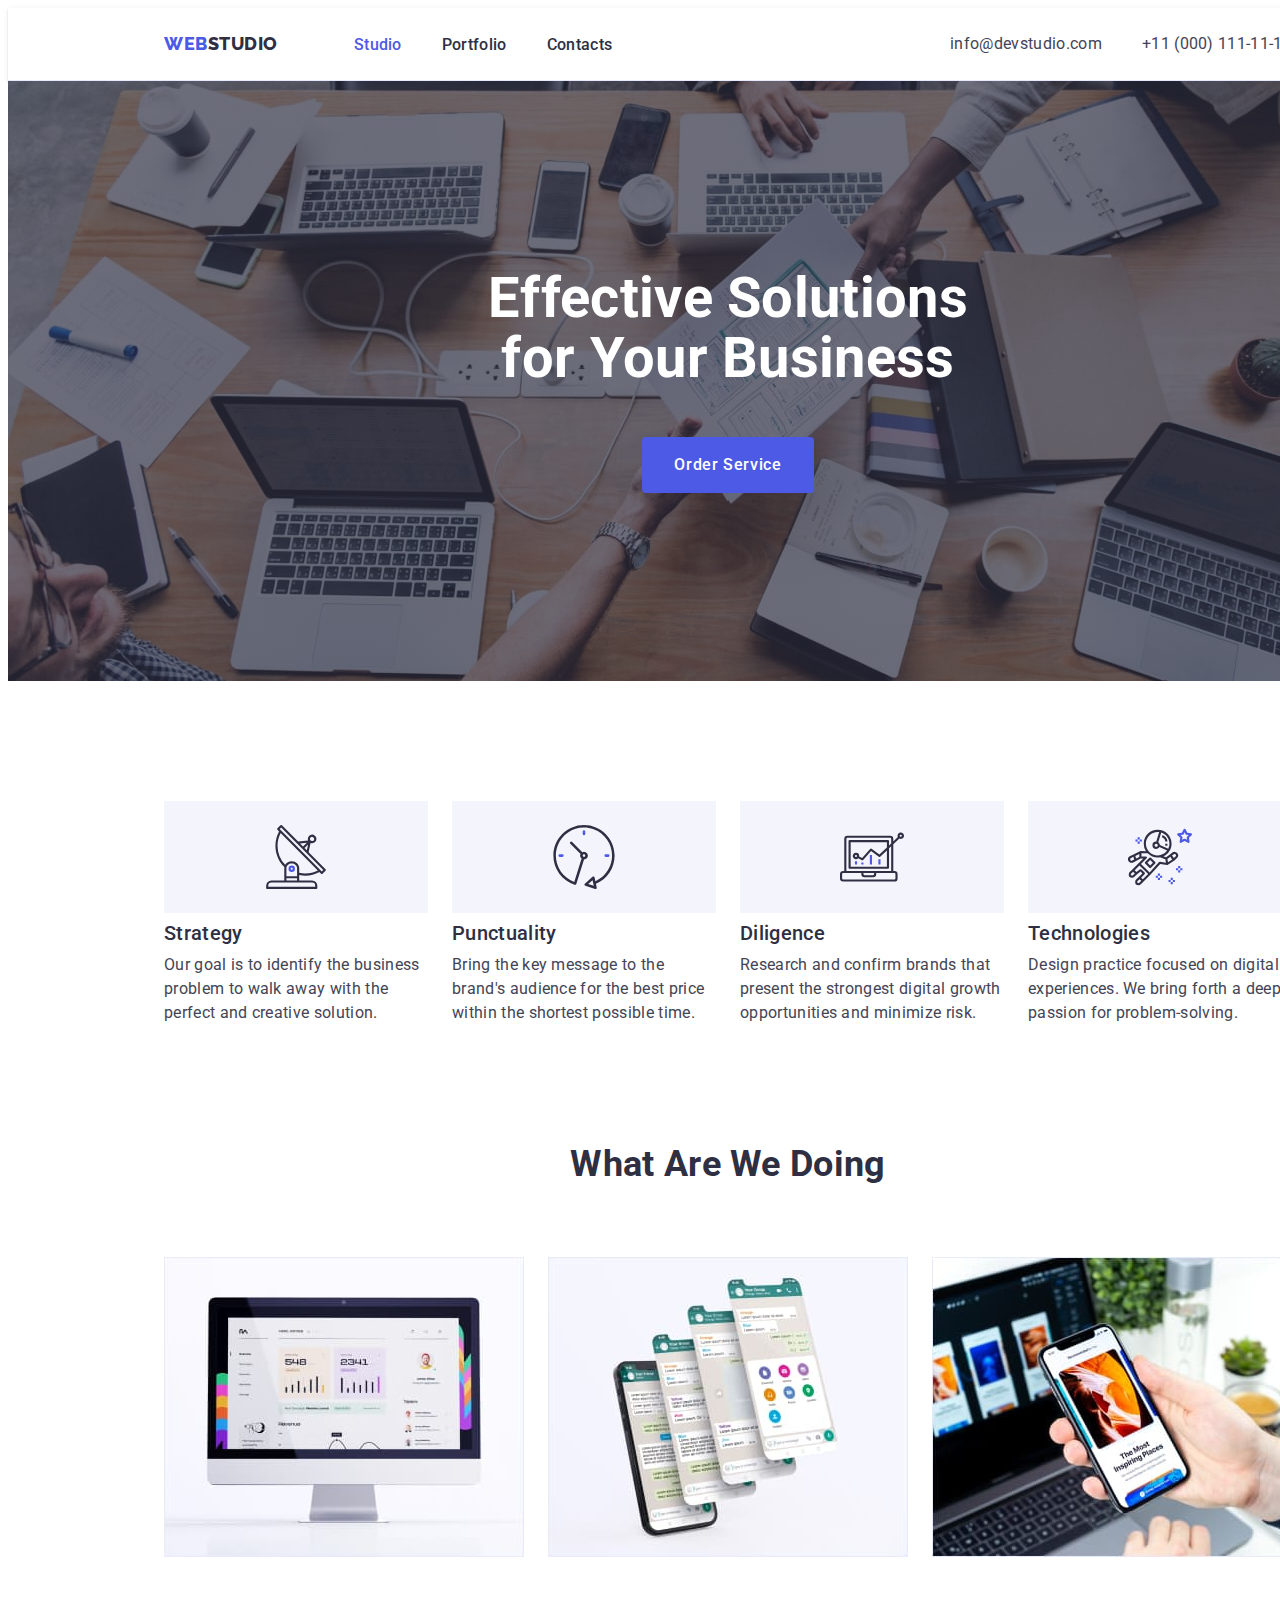
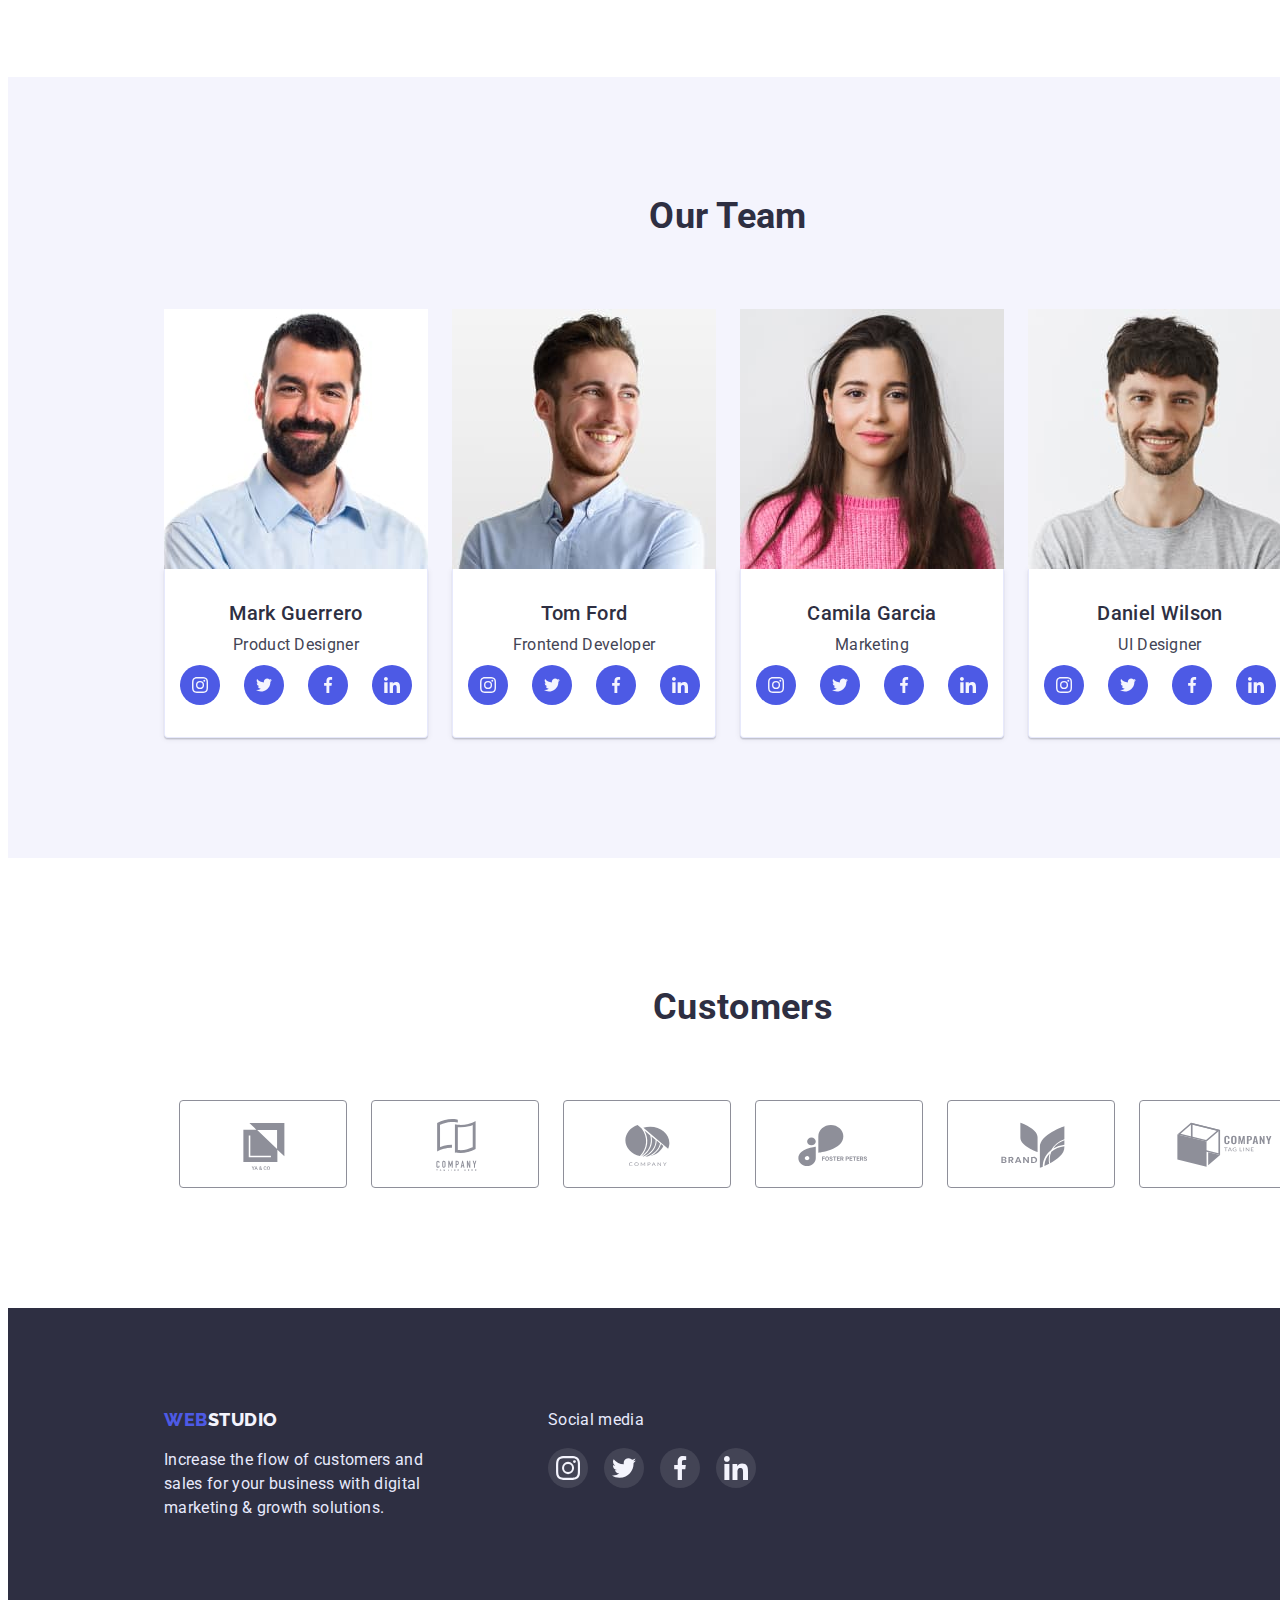
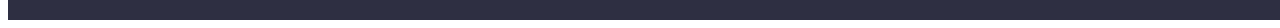
<file: index.html>
<!DOCTYPE html>
<html lang="en">
  <head>
    <meta charset="UTF-8" />
    <meta http-equiv="X-UA-Compatible" content="IE=edge" />
    <meta name="viewport" content="width=device-width, initial-scale=1.0" />
    <title>Document</title>
    <link
      href="https://fonts.googleapis.com/css2?family=Raleway:wght@800&family=Roboto:wght@400;500;700;900&display=swap"
      rel="stylesheet"
    />
    <link
      rel="stylesheet"
      href="https://cdnjs.cloudflare.com/ajax/libs/modern-normalize/1.1.0/modern-normalize.min.css"
      integrity="sha512-wpPYUAdjBVSE4KJnH1VR1HeZfpl1ub8YT/NKx4PuQ5NmX2tKuGu6U/JRp5y+Y8XG2tV+wKQpNHVUX03MfMFn9Q=="
      crossorigin="anonymous"
      referrerpolicy="no-referrer"
    />
    <link rel="stylesheet" href="./css/styles.css" />
  </head>
  <body>
    <header class="section hdr">
      <div class="container main-nav">
        <a href="./index.html" class="logo link">Web<span>Studio</span></a>
        <nav>
          <ul class="site-nav list">
            <li class="item">
              <a class="link current" href="./index.html">Studio</a>
            </li>
            <li class="item">
              <a class="link" href="./portfolio.html">Portfolio</a>
            </li>
            <li class="item"><a class="link" href="">Contacts</a></li>
          </ul>
        </nav>
        <address class="adr">
          <ul class="site-addr list">
            <li class="item">
              <a class="link" href="mailto:info@devstudio.com"
                >info@devstudio.com</a
              >
            </li>
            <li class="item">
              <a class="link" href="tel:+110001111111">+11 (000) 111-11-11</a>
            </li>
          </ul>
        </address>
      </div>
    </header>
    <main>
      <!-- секция 1 Герой -->
      <section class="section hero">
        <div class="overlay">
          <h1 class="hero-title">Effective Solutions for Your Business</h1>
          <button class="btn" type="button">Order Service</button>
        </div>
      </section>
      <!-- секція 2 Our goals -->
      <section class="section goals">
        <div class="container">
          <h2 class="visually-hidden">Our goals</h2>
          <ul class="goals list">
            <li class="item">
              <div class="bg-icon">
                <svg class="icon" width="64" height="64">
                  <use href="./images/symbol-defs.svg#antenna"></use>
                </svg>
              </div>
              <h3 class="subtitle">Strategy</h3>
              <p class="text">
                Our goal is to identify the business problem to walk away with
                the perfect and creative solution.
              </p>
            </li>
            <li class="item icon-clock">
              <div class="bg-icon">
                <svg class="icon" width="64" height="64">
                  <use href="./images/symbol-defs.svg#clock"></use>
                </svg>
              </div>
              <h3 class="subtitle">Punctuality</h3>
              <p class="text">
                Bring the key message to the brand's audience for the best price
                within the shortest possible time.
              </p>
            </li>
            <li class="item icon-diagram">
              <div class="bg-icon">
                <svg class="icon" width="64" height="64">
                  <use href="./images/symbol-defs.svg#diagram"></use>
                </svg>
              </div>
              <h3 class="subtitle">Diligence</h3>
              <p class="text">
                Research and confirm brands that present the strongest digital
                growth opportunities and minimize risk.
              </p>
            </li>
            <li class="item icon-astronaut">
              <div class="bg-icon">
                <svg class="icon" width="64" height="64">
                  <use href="./images/symbol-defs.svg#astronaut"></use>
                </svg>
              </div>
              <h3 class="subtitle">Technologies</h3>
              <p class="text">
                Design practice focused on digital experiences. We bring forth a
                deep passion for problem-solving.
              </p>
            </li>
          </ul>
        </div>
      </section>
      <!-- Що ми робимо, секція 3 -->
      <section class="section works">
        <div class="container">
          <h2 class="section-title">What are we doing</h2>
          <ul class="work list">
            <li class="item">
              <img
                class="image"
                src="./images/Monitor.jpg"
                alt="apple monitor"
                width="360"
              />
            </li>
            <li class="item">
              <img
                class="image"
                src="./images/iphone.jpg"
                alt="iphone"
                width="360"
              />
            </li>
            <li class="item">
              <img
                class="image"
                src="./images/notebook.jpg"
                alt="mobile phone wiht notebook"
                width="360"
              />
            </li>
          </ul>
        </div>
      </section>
      <!-- Наша команда, секція 4 -->
      <section class="section people">
        <div class="container">
          <h2 class="section-title">Our Team</h2>
          <ul class="people list">
            <li class="item">
              <img
                class="image"
                src="./images/Mark.jpg"
                alt="foto Mark Guerrero"
                width="264"
              />
              <div class="card content">
                <h3 class="subtitle">Mark Guerrero</h3>
                <p class="text">Product Designer</p>
                <ul class="social list">
                  <li class="item">
                    <a class="link" href="">
                      <svg class="link-icon">
                        <use href="./images/symbol-defs.svg#instagram"></use>
                      </svg>
                    </a>
                  </li>
                  <li class="item">
                    <a class="link" href="">
                      <svg class="link-icon">
                        <use href="./images/symbol-defs.svg#twitter"></use>
                      </svg>
                    </a>
                  </li>
                  <li class="item">
                    <a class="link" href="">
                      <svg class="link-icon">
                        <use href="./images/symbol-defs.svg#facebook"></use>
                      </svg>
                    </a>
                  </li>
                  <li class="item">
                    <a class="link" href="">
                      <svg class="link-icon">
                        <use href="./images/symbol-defs.svg#linkedin"></use>
                      </svg>
                    </a>
                  </li>
                </ul>
              </div>
            </li>
            <li class="item">
              <img
                class="image"
                src="./images/Tom.jpg"
                alt="foto Tom Ford"
                width="264"
              />
              <div class="card content">
                <h3 class="subtitle">Tom Ford</h3>
                <p class="text">Frontend Developer</p>
                <ul class="social list">
                  <li class="item">
                    <a class="link" href="">
                      <svg class="link-icon">
                        <use href="./images/symbol-defs.svg#instagram"></use>
                      </svg>
                    </a>
                  </li>
                  <li class="item">
                    <a class="link" href="">
                      <svg class="link-icon">
                        <use href="./images/symbol-defs.svg#twitter"></use>
                      </svg>
                    </a>
                  </li>
                  <li class="item">
                    <a class="link" href="">
                      <svg class="link-icon">
                        <use href="./images/symbol-defs.svg#facebook"></use>
                      </svg>
                    </a>
                  </li>
                  <li class="item">
                    <a class="link" href="">
                      <svg class="link-icon">
                        <use href="./images/symbol-defs.svg#linkedin"></use>
                      </svg>
                    </a>
                  </li>
                </ul>
              </div>
            </li>
            <li class="item">
              <img
                class="image"
                src="./images/Camila.jpg"
                alt="foto Camila Garcia"
                width="264"
              />
              <div class="card content">
                <h3 class="subtitle">Camila Garcia</h3>
                <p class="text">Marketing</p>
                <ul class="social list">
                  <li class="item">
                    <a class="link" href="">
                      <svg class="link-icon">
                        <use href="./images/symbol-defs.svg#instagram"></use>
                      </svg>
                    </a>
                  </li>
                  <li class="item">
                    <a class="link" href="">
                      <svg class="link-icon">
                        <use href="./images/symbol-defs.svg#twitter"></use>
                      </svg>
                    </a>
                  </li>
                  <li class="item">
                    <a class="link" href="">
                      <svg class="link-icon">
                        <use href="./images/symbol-defs.svg#facebook"></use>
                      </svg>
                    </a>
                  </li>
                  <li class="item">
                    <a class="link" href="">
                      <svg class="link-icon">
                        <use href="./images/symbol-defs.svg#linkedin"></use>
                      </svg>
                    </a>
                  </li>
                </ul>
              </div>
            </li>
            <li class="item">
              <img
                class="image"
                src="./images/Daniel.jpg"
                alt="foto Daniel Wilson"
                width="264"
              />
              <div class="card content">
                <h3 class="subtitle">Daniel Wilson</h3>
                <p class="text">UI Designer</p>
                <ul class="social list">
                  <li class="item">
                    <a class="link" href="">
                      <svg class="link-icon">
                        <use href="./images/symbol-defs.svg#instagram"></use>
                      </svg>
                    </a>
                  </li>
                  <li class="item">
                    <a class="link" href="">
                      <svg class="link-icon">
                        <use href="./images/symbol-defs.svg#twitter"></use>
                      </svg>
                    </a>
                  </li>
                  <li class="item">
                    <a class="link" href="">
                      <svg class="link-icon">
                        <use href="./images/symbol-defs.svg#facebook"></use>
                      </svg>
                    </a>
                  </li>
                  <li class="item">
                    <a class="link" href="">
                      <svg class="link-icon">
                        <use href="./images/symbol-defs.svg#linkedin"></use>
                      </svg>
                    </a>
                  </li>
                </ul>
              </div>
            </li>
          </ul>
        </div>
      </section>
      <!-- Customers -->
      <section class="section customers">
        <div class="container">
          <h2 class="section-title">Customers</h2>
          <ul class="customers list">
            <li class="item">
              <a class="link" href="">
                <svg class="icon" width="104" height="56">
                  <use href="./images/symbol-defs.svg#yako"></use>
                </svg>
              </a>
            </li>
            <li class="item">
              <a class="link icon-tagline" href="">
                <svg class="icon" width="104" height="56">
                  <use href="./images/symbol-defs.svg#tagline"></use>
                </svg>
              </a>
            </li>
            <li class="item">
              <a class="link icon-company" href="">
                <svg class="icon" width="104" height="56">
                  <use href="./images/symbol-defs.svg#company"></use>
                </svg>
              </a>
            </li>
            <li class="item">
              <a class="link icon-foster" href="">
                <svg class="icon" width="104" height="56">
                  <use href="./images/symbol-defs.svg#foster"></use>
                </svg>
              </a>
            </li>
            <li class="item">
              <a class="link icon-brand" href="">
                <svg class="icon" width="104" height="56">
                  <use href="./images/symbol-defs.svg#brand"></use>
                </svg>
              </a>
            </li>
            <li class="item">
              <a class="link icon-tag" href="">
                <svg class="icon" width="104" height="56">
                  <use href="./images/symbol-defs.svg#tag"></use>
                </svg>
              </a>
            </li>
          </ul>
        </div>
      </section>
    </main>
    <!-- Footer -->
    <footer class="section footer">
      <div class="container">
        <div class="logo-footer">
          <a href="./index.html" class="logo link second"
            >Web<span>Studio</span></a
          >
          <p class="footer-text">
            Increase the flow of customers and sales for your business with
            digital marketing & growth solutions.
          </p>
        </div>
        <div class="social-footer">
          <p class="footer-text">Social media</p>
          <ul class="social list">
            <li class="item">
              <a class="link" href="">
                <svg class="link-icon">
                  <use href="./images/symbol-defs.svg#instagram"></use>
                </svg>
              </a>
            </li>
            <li class="item">
              <a class="link" href="">
                <svg class="link-icon">
                  <use href="./images/symbol-defs.svg#twitter"></use>
                </svg>
              </a>
            </li>
            <li class="item">
              <a class="link" href="">
                <svg class="link-icon">
                  <use href="./images/symbol-defs.svg#facebook"></use>
                </svg>
              </a>
            </li>
            <li class="item">
              <a class="link" href="">
                <svg class="link-icon">
                  <use href="./images/symbol-defs.svg#linkedin"></use>
                </svg>
              </a>
            </li>
          </ul>
        </div>
      </div>
    </footer>
  </body>
</html>
</file>
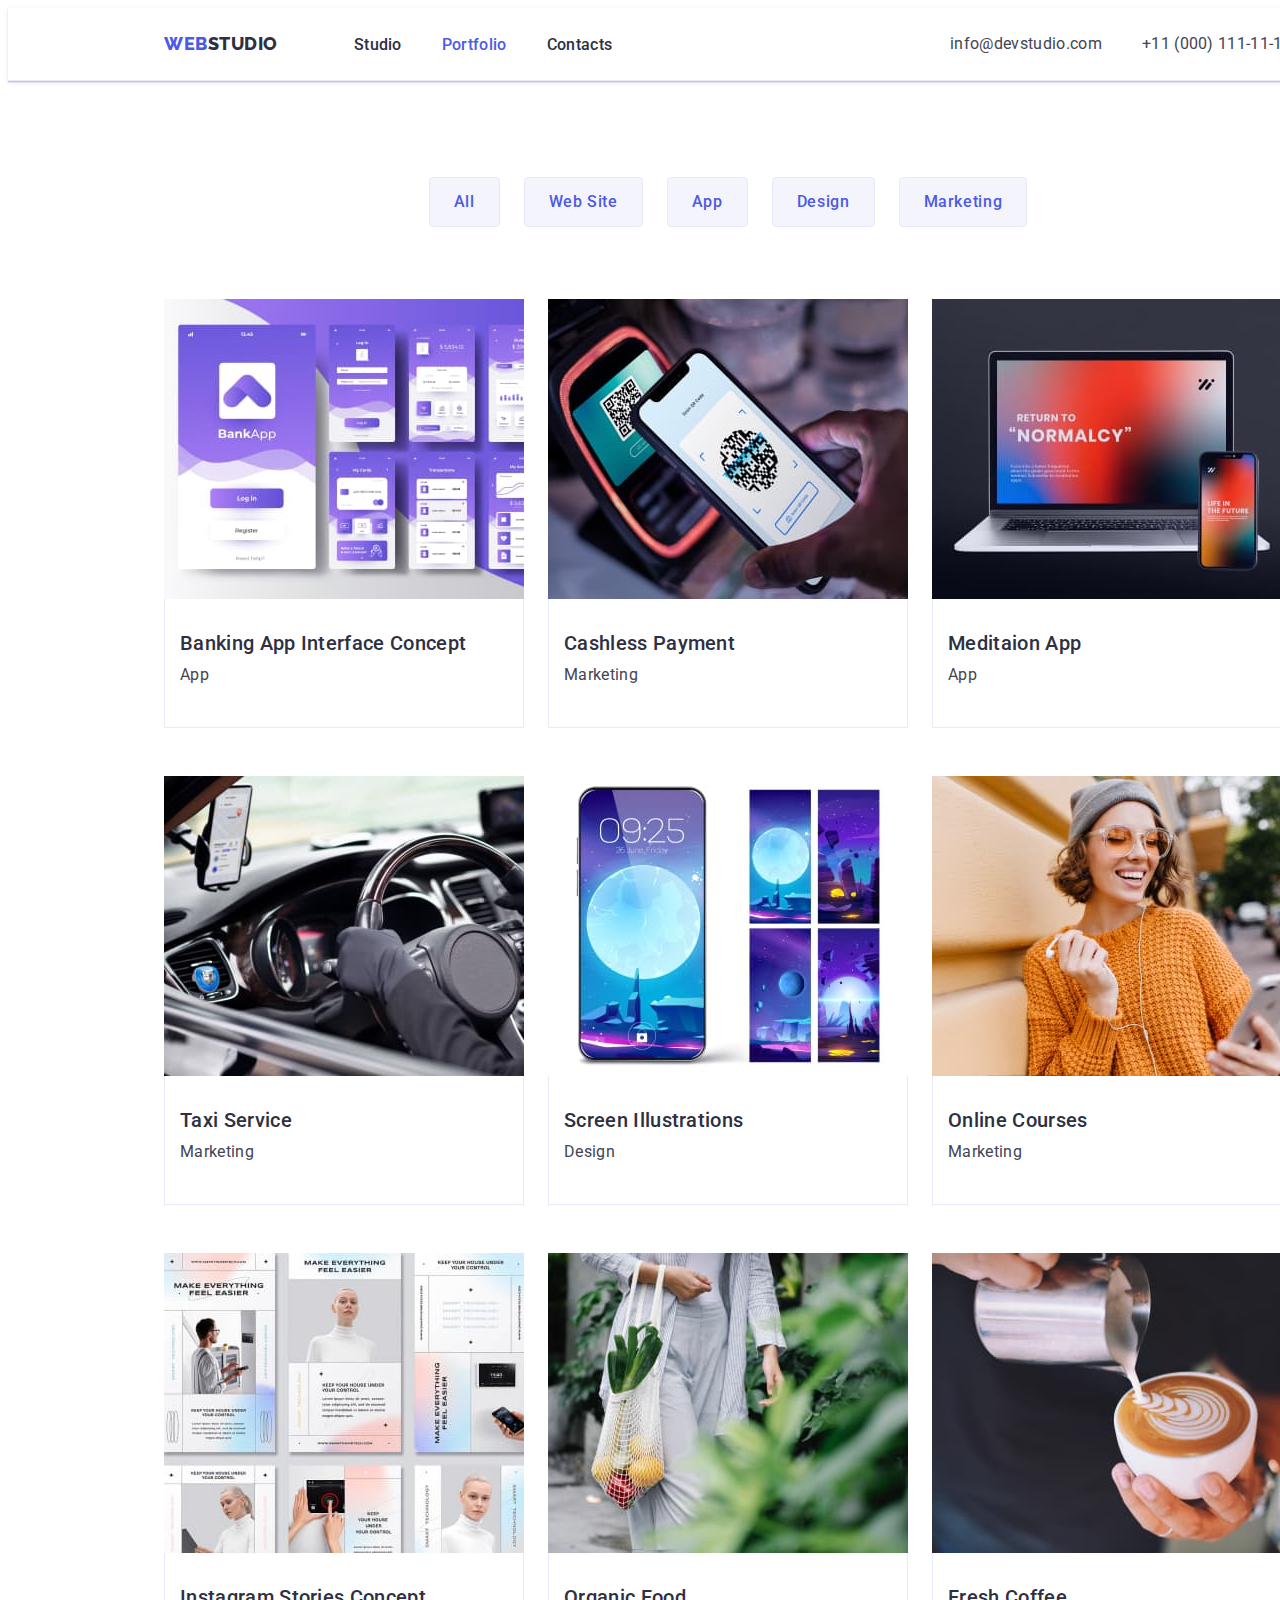
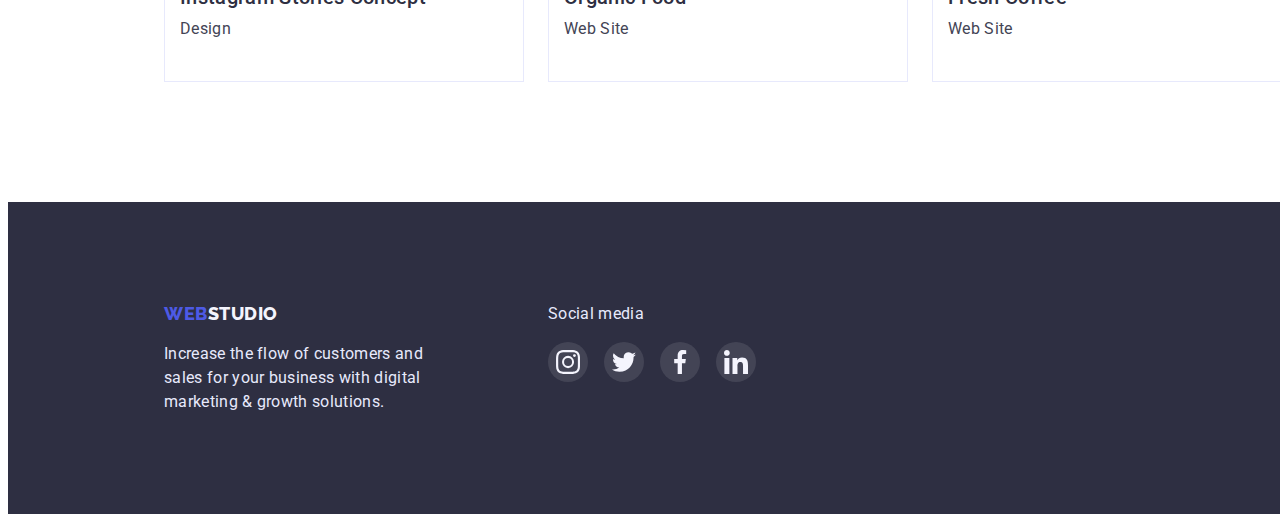
<file: portfolio.html>
<!DOCTYPE html>
<html lang="en">
  <head>
    <meta charset="UTF-8" />
    <meta http-equiv="X-UA-Compatible" content="IE=edge" />
    <meta name="viewport" content="width=device-width, initial-scale=1.0" />
    <title>Document</title>
    <link
      href="https://fonts.googleapis.com/css2?family=Raleway:wght@800&family=Roboto:wght@400;500;700;900&display=swap"
      rel="stylesheet"
    />
    <link
      rel="stylesheet"
      href="https://cdnjs.cloudflare.com/ajax/libs/modern-normalize/1.1.0/modern-normalize.min.css"
      integrity="sha512-wpPYUAdjBVSE4KJnH1VR1HeZfpl1ub8YT/NKx4PuQ5NmX2tKuGu6U/JRp5y+Y8XG2tV+wKQpNHVUX03MfMFn9Q=="
      crossorigin="anonymous"
      referrerpolicy="no-referrer"
    />
    <link rel="stylesheet" href="./css/styles.css" />
  </head>
  <body>
    <header class="section hdr">
      <div class="container main-nav">
        <a href="./index.html" class="logo link">Web<span>Studio</span></a>
        <nav>
          <ul class="site-nav list">
            <li class="item">
              <a class="link" href="./index.html">Studio</a>
            </li>
            <li class="item">
              <a class="link current" href="./portfolio.html">Portfolio</a>
            </li>
            <li class="item"><a class="link" href="">Contacts</a></li>
          </ul>
        </nav>
        <address class="adr">
          <ul class="site-addr list">
            <li class="item">
              <a class="link" href="mailto:info@devstudio.com"
                >info@devstudio.com</a
              >
            </li>
            <li class="item">
              <a class="link" href="tel:+110001111111">+11 (000) 111-11-11</a>
            </li>
          </ul>
        </address>
      </div>
    </header>
    <main>
      <section class="section prjct">
        <div class="container filtr">
          <!-- Types of work -->
          <h1 class="visually-hidden">Types of work</h1>
          <ul class="filtr list">
            <li class="item"><button class="btn" type="button">All</button></li>
            <li class="item">
              <button class="btn" type="button">Web Site</button>
            </li>
            <li class="item"><button class="btn" type="button">App</button></li>
            <li class="item">
              <button class="btn" type="button">Design</button>
            </li>
            <li class="item">
              <button class="btn" type="button">Marketing</button>
            </li>
          </ul>
        </div>
        <!-- Examples of projects -->
        <div class="container">
          <ul class="projects list">
            <li class="item">
              <a href="" class="link"
                ><img
                  class="image"
                  src="./images/banking.jpg"
                  alt="Screenshots of the banking application"
                  width="360"
                />
                <div class="card content">
                  <h3 class="subtitle">Banking App Interface Concept</h3>
                  <p class="text">App</p>
                </div></a
              >
            </li>
            <li class="item">
              <a href="" class="link"
                ><img
                  class="image"
                  src="./images/cashless.jpg"
                  alt="The mobile phone reads the qr code"
                  width="360"
                />
                <div class="card content">
                  <h3 class="subtitle">Cashless Payment</h3>
                  <p class="text">Marketing</p>
                </div></a
              >
            </li>
            <li class="item">
              <a href="" class="link"
                ><img
                  class="image"
                  src="./images/meditaion.jpg"
                  alt="Mobile phone on the background of the laptop screen"
                  width="360"
                />
                <div class="card content">
                  <h3 class="subtitle">Meditaion App</h3>
                  <p class="text">App</p>
                </div></a
              >
            </li>
            <li class="item">
              <a href="" class="link"
                ><img
                  class="image"
                  src="./images/taxi.jpg"
                  alt="gloved hands on the steering wheel of a business class car"
                  width="360"
                />
                <div class="card content">
                  <h3 class="subtitle">Taxi Service</h3>
                  <p class="text">Marketing</p>
                </div></a
              >
            </li>
            <li class="item">
              <a href="" class="link"
                ><img
                  class="image"
                  src="./images/screen.jpg"
                  alt="screenshots of the mobile phone screen with the image of the moon"
                  width="360"
                />
                <div class="card content">
                  <h3 class="subtitle">Screen Illustrations</h3>
                  <p class="text">Design</p>
                </div></a
              >
            </li>
            <li class="item">
              <a href="" class="link"
                ><img
                  class="image"
                  src="./images/online.jpg"
                  alt="young white girl with headphones"
                  width="360"
                />
                <div class="card content">
                  <h3 class="subtitle">Online Courses</h3>
                  <p class="text">Marketing</p>
                </div></a
              >
            </li>
            <li class="item">
              <a href="" class="link"
                ><img
                  class="image"
                  src="./images/instagram.jpg"
                  alt="page of a mobile application with an image of a woman, a man and a device"
                  width="360"
                />
                <div class="card content">
                  <h3 class="subtitle">Instagram Stories Concept</h3>
                  <p class="text">Design</p>
                </div></a
              >
            </li>
            <li class="item">
              <a href="" class="link"
                ><img
                  class="image"
                  src="./images/organic.jpg"
                  alt="fruits and leeks in a mesh bag"
                  width="360"
                />
                <div class="card content">
                  <h3 class="subtitle">Organic Food</h3>
                  <p class="text">Web Site</p>
                </div></a
              >
            </li>
            <li class="item">
              <a href="" class="link"
                ><img
                  class="image"
                  src="./images/fresh.jpg"
                  alt="a white cup of cappuccino with a pattern of whipped milk"
                  width="360"
                />
                <div class="card content">
                  <h3 class="subtitle">Fresh Coffee</h3>
                  <p class="text">Web Site</p>
                </div></a
              >
            </li>
          </ul>
        </div>
      </section>
    </main>
    <!-- Footer -->
    <footer class="section footer">
      <div class="container">
        <div class="logo-footer">
          <a href="./index.html" class="logo link second"
            >Web<span>Studio</span></a
          >
          <p class="footer-text">
            Increase the flow of customers and sales for your business with
            digital marketing & growth solutions.
          </p>
        </div>
        <div class="social-footer">
          <p class="footer-text">Social media</p>
          <ul class="social list">
            <li class="item">
              <a class="link" href="">
                <svg class="link-icon">
                  <use href="./images/symbol-defs.svg#instagram"></use>
                </svg>
              </a>
            </li>
            <li class="item">
              <a class="link" href="">
                <svg class="link-icon">
                  <use href="./images/symbol-defs.svg#twitter"></use>
                </svg>
              </a>
            </li>
            <li class="item">
              <a class="link" href="">
                <svg class="link-icon">
                  <use href="./images/symbol-defs.svg#facebook"></use>
                </svg>
              </a>
            </li>
            <li class="item">
              <a class="link" href="">
                <svg class="link-icon">
                  <use href="./images/symbol-defs.svg#linkedin"></use>
                </svg>
              </a>
            </li>
          </ul>
        </div>
      </div>
    </footer>
  </body>
</html>
</file>
<file: css/styles.css>
*,
*::before,
*::after {
  box-sizing: border-box;
}

:root {
  --primary-text-color: #434455;
  --title-nav-color: #2e2f42;
  --logo-footer-color: #f4f4fd;
  --accent-color: #4d5ae5;
  --hero-text-color: #ffffff;
  --footer-text-color: #e7e9fc;
  --active-button-color: #404bbf;
  --subtitle-text: #8e8f99;
  --footer-icon-hover: #31d0aa;
}

body {
  background-color: #ffffff;
  color: var(--title-nav-color);
  font-family: Roboto, sans-serif;
  letter-spacing: 0.02em;
}

.list {
  padding: 0;
  margin: 0;
  list-style: none;
  display: flex;
  justify-content: flex-start;
}

.link {
  text-decoration: none;
}

.container {
  margin-left: auto;
  margin-right: auto;
  padding-right: 15px;
  padding-left: 15px;
  width: 1158px;
}

.image {
  display: block;
}

/* sections */
.section {
  margin-top: 0px;
  margin-bottom: 0px;
  margin-left: auto;
  margin-right: auto;
  min-width: 1440px;
}

/* hidden headers */
.visually-hidden {
  position: absolute;
  white-space: nowrap;
  width: 1px;
  height: 1px;
  overflow: hidden;
  border: 0;
  padding: 0;
  clip: rect(0 0 0 0);
  clip-path: inset(50%);
  margin: -1px;
}

/* h2,h3 */
.section-title {
  margin-top: 0;
  margin-bottom: 72px;
  color: var(--title-nav-color);
  font-size: 36px;
  line-height: 1.11;
  text-align: center;
  text-transform: capitalize;
}

.subtitle {
  margin-top: 0;
  margin-bottom: 0;
  color: var(--title-nav-color);
  font-weight: 500;
  font-size: 20px;
  line-height: 1.2;
  margin-bottom: 8px;
}

/* text */
.text {
  margin-top: 0;
  margin-bottom: 0;
  color: var(--primary-text-color);
  font-size: 16px;
  line-height: 1.5;
}

.card.content .text {
  margin-bottom: 8px;
}

/* Logo */
.logo {
  margin-right: 76px;
  color: var(--accent-color);
  font-family: Raleway, sans-serif;
  font-weight: 800;
  font-size: 18px;
  line-height: 1.33;
  letter-spacing: 0.03em;
  text-transform: uppercase;
}

.logo > span {
  color: var(--title-nav-color);
}

.logo.second > span {
  color: var(--logo-footer-color);
}

/* Header */
.hdr {
  padding-top: 24px;
  padding-bottom: 24px;
  border-bottom-width: 1px;
  border-bottom-style: solid;
  border-bottom-color: var(--footer-text-color);
  box-shadow: 0px 2px 1px rgba(46, 47, 66, 0.08),
    0px 1px 1px rgba(46, 47, 66, 0.16), 0px 1px 6px rgba(46, 47, 66, 0.08);
}

/* site-nav */
.main-nav {
  display: flex;
  align-items: center;
}

.site-nav .item:not(:last-child) {
  margin-right: 40px;
}

.site-nav .link {
  color: var(--title-nav-color);
  font-weight: 500;
  font-size: 16px;
  line-height: 1.5x;
}

.site-nav .link:hover,
.site-nav .link:focus {
  color: var(--active-button-color);
}

.site-nav .current {
  color: var(--accent-color);
}

/* adress */
.adr {
  margin-left: auto;
}

.site-addr .item + .item {
  margin-left: 40px;
}

.site-addr .link {
  color: var(--primary-text-color);
  font-style: normal;
  font-size: 16px;
  line-height: 1.5;
}

.site-addr .link:hover,
.site-addr .link:focus {
  color: var(--active-button-color);
}

/* hero */

.section.hero .overlay {
  padding-top: 188px;
  padding-bottom: 188px;
  text-align: center;
  height: 600px;
  margin-right: auto;
  margin-left: auto;
  max-width: 1440px;
  background-image: linear-gradient(
      rgba(46, 47, 66, 0.7),
      rgba(46, 47, 66, 0.7)
    ),
    url("../images/peopleoffice.jpg");

  background-position: center;
  background-size: cover;
}

.hero-title {
  margin-top: 0;
  margin-right: auto;
  margin-bottom: 48px;
  margin-left: auto;
  width: 494px;

  color: var(--hero-text-color);
  font-size: 56px;
  line-height: 1.07;
}

.hero .btn {
  border: 0px;
  border-radius: 4px;
  padding-top: 16px;
  padding-right: 32px;
  padding-bottom: 16px;
  padding-left: 32px;

  color: var(--hero-text-color);
  background-color: var(--accent-color);
  font-family: inherit;
  font-weight: 500;
  font-size: 16px;
  line-height: 1.5;
  letter-spacing: 0.04em;
}

/* our goals */
.section.goals {
  padding-top: 120px;
}

.goals.list .item + .item {
  margin-left: 24px;
}

.goals.list .item {
  width: 264px;
}

.goals.list .bg-icon {
  display: flex;
  height: 112px;
  margin-bottom: 8px;
  justify-content: center;
  align-items: center;
  background-color: var(--logo-footer-color);
}

/* What are we doing */
.section.works {
  padding-top: 120px;
  padding-bottom: 120px;
}

.work.list {
  justify-content: space-between;
}

.work.list .item + .item {
  margin-left: 24px;
}

/* our team */
.section.people {
  padding-top: 120px;
  padding-bottom: 120px;

  text-align: center;
  background-color: var(--logo-footer-color);
}

.people.list {
  justify-content: space-between;
}

.people.list .card.content {
  background-color: var(--hero-text-color);
  border-radius: 0px 0px 4px 4px;
  box-shadow: 0px 1px 6px rgba(46, 47, 66, 0.08),
    0px 1px 1px rgba(46, 47, 66, 0.16), 0px 2px 1px rgba(46, 47, 66, 0.08);
}

.social.list {
  justify-content: center;
}

.social.list .item + .item {
  margin-left: 24px;
}

.social.list .item .link {
  display: flex;
  justify-content: center;
  align-items: center;
  width: 40px;
  height: 40px;
  background-color: var(--accent-color);
  border-radius: 50%;

  background-size: contain;
}

.social.list .item .link:hover,
.social.list .item .link:focus {
  background-color: var(--active-button-color);
}
.link-icon {
  height: 16px;
  width: 16px;

  fill: var(--logo-footer-color);
}

/* customers */
.section.customers {
  padding-top: 130px;
  padding-right: 156px;
  padding-bottom: 120px;
  padding-left: 156px;
}
.customers.list .item + .item {
  margin-left: 24px;
}

.customers.list .link {
  display: flex;
  justify-content: center;
  align-items: center;
  width: 168px;
  height: 88px;
  background-color: var(--hero-text-color);
  border: 1px solid var(--subtitle-text);
  border-radius: 4px;
  background-repeat: no-repeat;
  color: var(--subtitle-text);
}

.customers.list .link:hover,
.customers.list .link:focus {
  border-color: var(--active-button-color);
  color: var(--active-button-color);
}

.icon {
  fill: currentColor;
}

/* main porfolio projects */
.section.prjct {
  padding-top: 96px;
  padding-bottom: 120px;
}

/* portfolio filtr */
.container.filtr {
  margin-bottom: 72px;
}

.filtr.list .item + .item {
  margin-left: 24px;
}

.filtr.list {
  justify-content: center;
}

.filtr .btn {
  padding-top: 12px;
  padding-right: 24px;
  padding-bottom: 12px;
  padding-left: 24px;
  border: 1px solid #e7e9fc;
  border-radius: 4px;

  color: var(--accent-color);
  background-color: var(--logo-footer-color);
  font-family: inherit;
  font-weight: 500;
  font-size: 16px;
  line-height: 1.5;
  letter-spacing: 0.04em;
}

.btn:hover,
.btn:focus {
  border: 1px solid var(--active-button-color);
  color: var(--hero-text-color);
  background-color: var(--active-button-color);
  cursor: pointer;
  box-shadow: 0px 3px 1px rgba(0, 0, 0, 0.1), 0px 2px 1px rgba(0, 0, 0, 0.08),
    0px 2px 2px rgba(0, 0, 0, 0.12);
}

/* porfolio projects */
.projects {
  flex-wrap: wrap;
  row-gap: 48px;
  column-gap: 24px;
}

.card.content {
  padding-top: 32px;
  padding-bottom: 32px;
  padding-left: 15px;
  padding-right: 15px;
  padding-left: 15px;

  border-right-width: 1px;
  border-right-style: solid;
  border-right-color: var(--footer-text-color);

  border-bottom-width: 1px;
  border-bottom-style: solid;
  border-bottom-color: var(--footer-text-color);

  border-left-width: 1px;
  border-left-style: solid;
  border-left-color: var(--footer-text-color);
}

.projects.list .item:hover {
  box-shadow: 0px 1px 6px rgba(46, 47, 66, 0.08),
    0px 1px 1px rgba(46, 47, 66, 0.16), 0px 2px 1px rgba(46, 47, 66, 0.08);
}

/* footer */
.footer {
  padding-top: 100px;
  padding-bottom: 100px;
  background-color: var(--title-nav-color);
}

.logo.link.second {
  margin-right: 0px;
}
.footer-text {
  margin-top: 16px;
  margin-bottom: 0;
  width: 264px;
  color: var(--footer-text-color);
  font-size: 16px;
  line-height: 1.5;
}
.section.footer .container {
  display: flex;
  align-items: flex-start;
}
.social-footer {
  display: block;
  margin-left: 120px;
}
.social-footer .footer-text {
  margin-top: 0px;
  margin-bottom: 16px;
}

.social-footer .social.list {
  justify-content: flex-start;
}

.social-footer .social.list .item + .item {
  margin-left: 16px;
}

.social-footer .social.list .item .link {
  display: flex;
  justify-content: center;
  align-items: center;
  background-color: rgba(255, 255, 255, 0.1);
}

.social-footer .social.list .item .link:hover,
.social-footer .social.list .item .link:focus {
  background-color: var(--footer-icon-hover);
}

.social-footer .link-icon {
  margin: 0px;
  height: 24px;
  width: 24px;
}
/* .social.list .item .link {
  display: inline-block;
  width: 40px;
  height: 40px;
  background-color: var(--accent-color);
  border-radius: 50%;

  background-size: contain;
}

.link-icon {
  height: 16px;
  width: 16px;
  margin-top: 12px;
  margin-bottom: 12px;
} */
</file>
